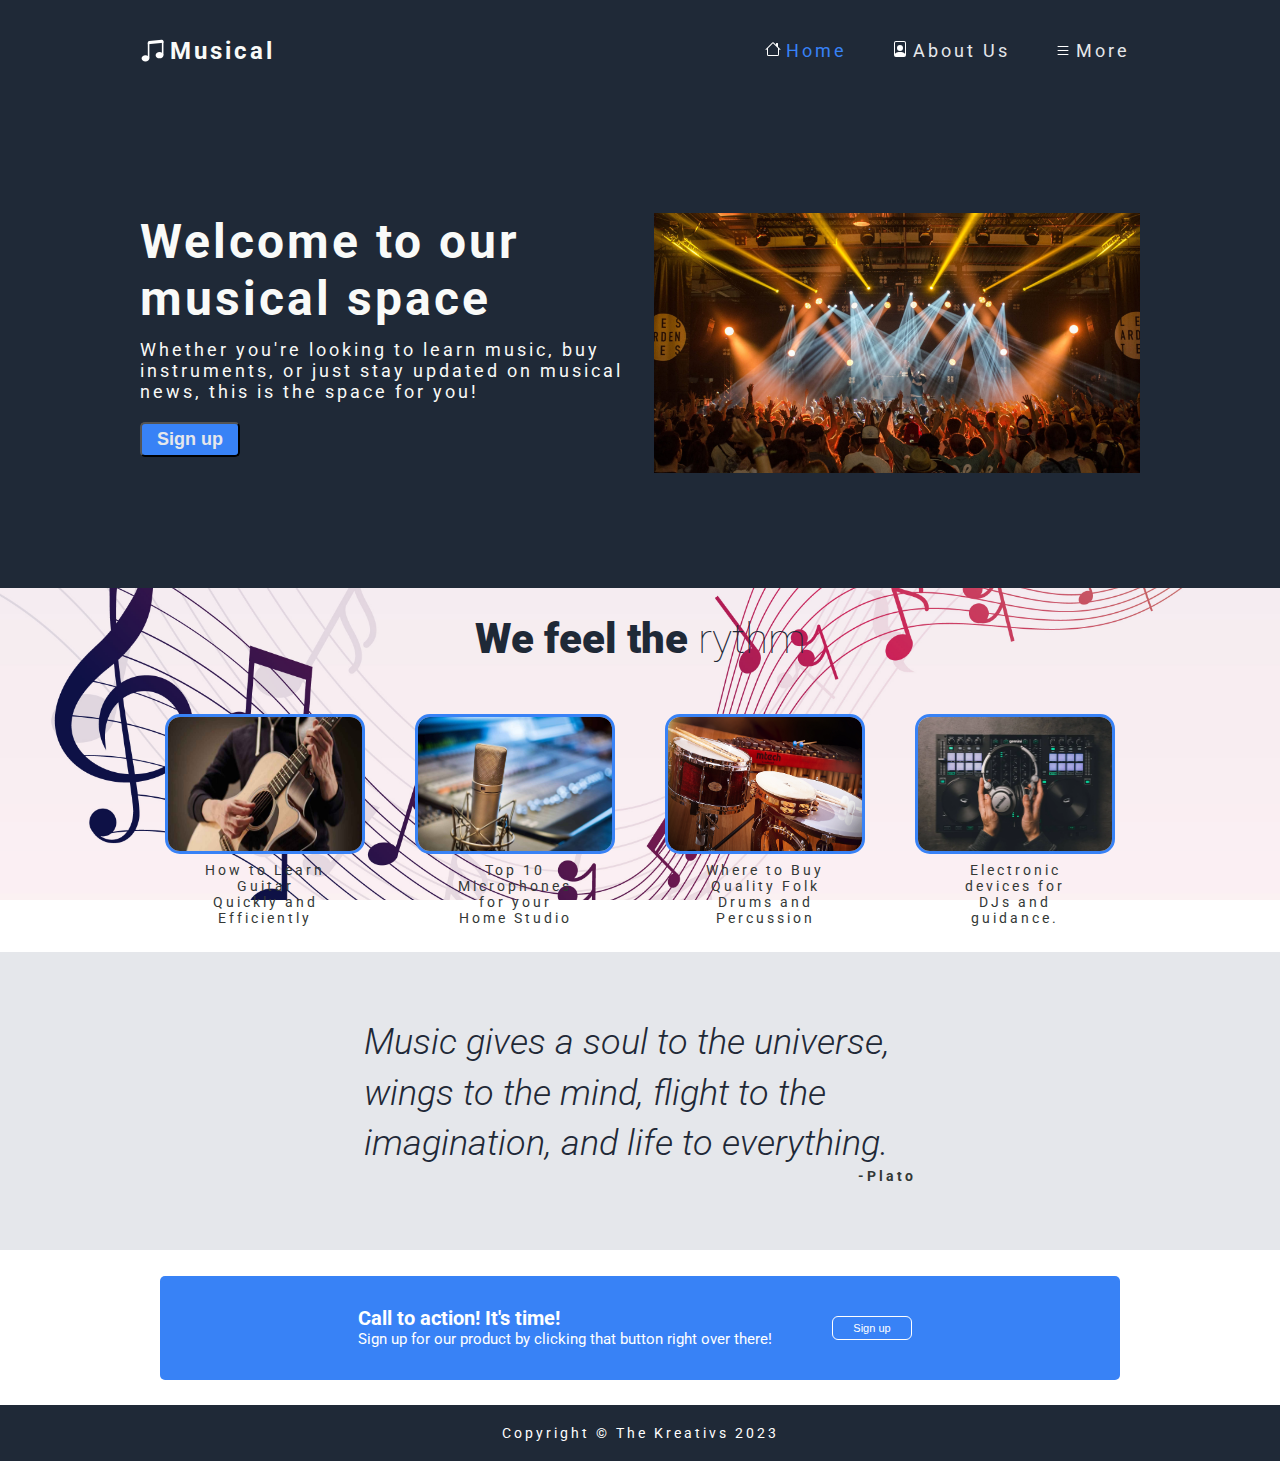
<file: index.html>
<!DOCTYPE html>
<html lang="en">

<head>
    <meta charset="UTF-8">
    <meta name="viewport" content="width=device-width, initial-scale=1.0">
    <title>Musical Homepage</title>

    <link rel="stylesheet" href="./styles.css">
    <link rel="stylesheet" href="./index.css">

    <link rel="preconnect" href="https://fonts.googleapis.com">
    <link rel="preconnect" href="https://fonts.gstatic.com" crossorigin>
    <link href="https://fonts.googleapis.com/css2?family=Roboto:wght@300;400;700;900&display=swap" rel="stylesheet">
    <link href="https://fonts.googleapis.com/css2?family=Roboto&display=swap" rel="stylesheet">


</head>

<body>
    <header>
        <nav>

            <picture>
                <img src="./assets/icons/music.svg" alt="Homepage" class="icons">
                <h1>Musical</h1>
            </picture>
            <span></span>
            <ul>
                <li><a href="./index.html">
                        <figure>
                            <img src="./assets/icons/home.svg" alt="Home page" class="icons">
                            <figcaption><a href="./index.html" class="active">Home</a></figcaption>
                        </figure>
                    </a></li>
                <li><a href="./about.html">
                        <figure>
                            <img src="./assets/icons/about.svg" alt="Home page" class="icons">
                            <figcaption><a href="./about.html">About Us</a></figcaption>
                        </figure>
                    </a></li>
                <li>
                    <figure>
                        <img src="./assets/icons/menu.svg" alt="Home page" class="icons">
                        <figcaption>More</figcaption>
                    </figure>
                    <ul class="dropdown">
                        <li>
                            <figure>
                                <img src="./assets/icons/blog.svg" alt="blogs" class="icons">
                                <figcaption><a href="./blogs.html">Blogs</a></figcaption>
                            </figure>
                        </li>
                        <li>
                            <figure>
                                <img src="./assets/icons/contact.svg" alt="contact" class="icons">
                                <figcaption><a href="./contact.html">Contact</a></figcaption>
                            </figure>
                        </li>
                        <li>
                            <figure>
                                <img src="./assets/icons/signin.svg" alt="login" class="icons">
                                <figcaption><a href="./login.html">Login</a></figcaption>
                            </figure>
                        <li>
                            <figure>
                                <img src="./assets/icons/register.svg" alt="register" class="icons">
                                <figcaption><a href="./signup.html">Register</a></figcaption>
                            </figure>
                        </li>

                    </ul>
                </li>
            </ul>

            <span class="menu-icon">
                <figure>
                    <img src="./assets/icons/menu.svg" alt="menu" class="icons">
                    <figcaption>Menu</figcaption>
                </figure>
                <ul class="hidden-menu">

                    <li><a href="./index.html" class="active">Home</a></li>
                    <li><a href="./about.html">About Us</a></li>
                    <li><a href="./blogs.html">Blog</a></li>
                    <li><a href="./contact.html">Contact</a></li>
                    <li><a href="./signup.html">Register</a></li>
                    <li><a href="./login.html">Login</a></li>

                </ul>
            </span>
        </nav>
    </header>   

    <main class="index-main-content">
        <section class="hero">
            <aside>
                <h1>Welcome to our musical space</h1>
                <p>Whether you're looking to learn music, buy instruments, or just stay updated on musical news, this is the space for you!</p>
                <button>Sign up</button>
            </aside>
            <picture>
                <img src="./assets/images/indexImages/banner3.jpg" alt="">
            </picture>
        </section>

        <section class="main-title">
            <header>
                <h3 class="main-title-style">We feel the <span>rythm</span></h3>
            </header>
        </section>
        
        <section class="music-section">

            <section class="music-container">
                <picture>
                    <img class="music-image-solid" src="./assets/images/indexImages/guitar.jpg" alt="Guitar-icon" />
                </picture>
                <p class="music-content">How to Learn Guitar Quickly and Efficiently</p>
            </section>

            <section class="music-container">
                <picture>
                    <img class="music-image-solid" src="./assets/images/indexImages/microphone.jpg" alt="Microphone-icon" />
                </picture>
                <p class="music-content">Top 10 Microphones for your Home Studio</p>
            </section>

            <section class="music-container">
                <picture>
                    <img class="music-image-solid" src="./assets/images/indexImages/percussion.jpg" alt="Percussion-icon" />
                </picture>
                <p class="music-content">Where to Buy Quality Folk Drums and Percussion</p>
            </section>

            <section class="music-container">
                <picture>
                    <img class="music-image-solid" src="./assets/images/indexImages/dj-device.jpg" alt="DJ-icon" />
                </picture>
                <p class="music-content">Electronic devices for DJs and guidance.</p>
            </section>

        </section>

        <section>
            <figure class="quote">
                <blockquote class="quote-child">
                    <p class="quote-content"><i>Music gives a soul to the universe, wings to the mind, flight to the imagination, and life to everything.</i></p>
                    <figcaption class="quote-cite">-Plato</figcaption>
                </blockquote>
            </figure>
        </section>

        <section class="sign-up-section">
            <section class="sign-up-container center-75">
                <div class="sign-up-flex-container center-75">
                    <section class="sign-up-left-container">
                        <h4 class="sign-up-title">Call to action! It's time!</h4>
                        <p class="sign-up-content">Sign up for our product by clicking that button right over there!</p>
                    </section>
                    <section class="sign-up-right-container">
                        <a href="./signup.html"><button class="sign-up-button">Sign up</button></a>
                    </section>
                </div>
            </section>
        </section>
    </main>

    <footer>
        Copyright &copy; The Kreativs 2023
    </footer>
</body>

</html>
</file>
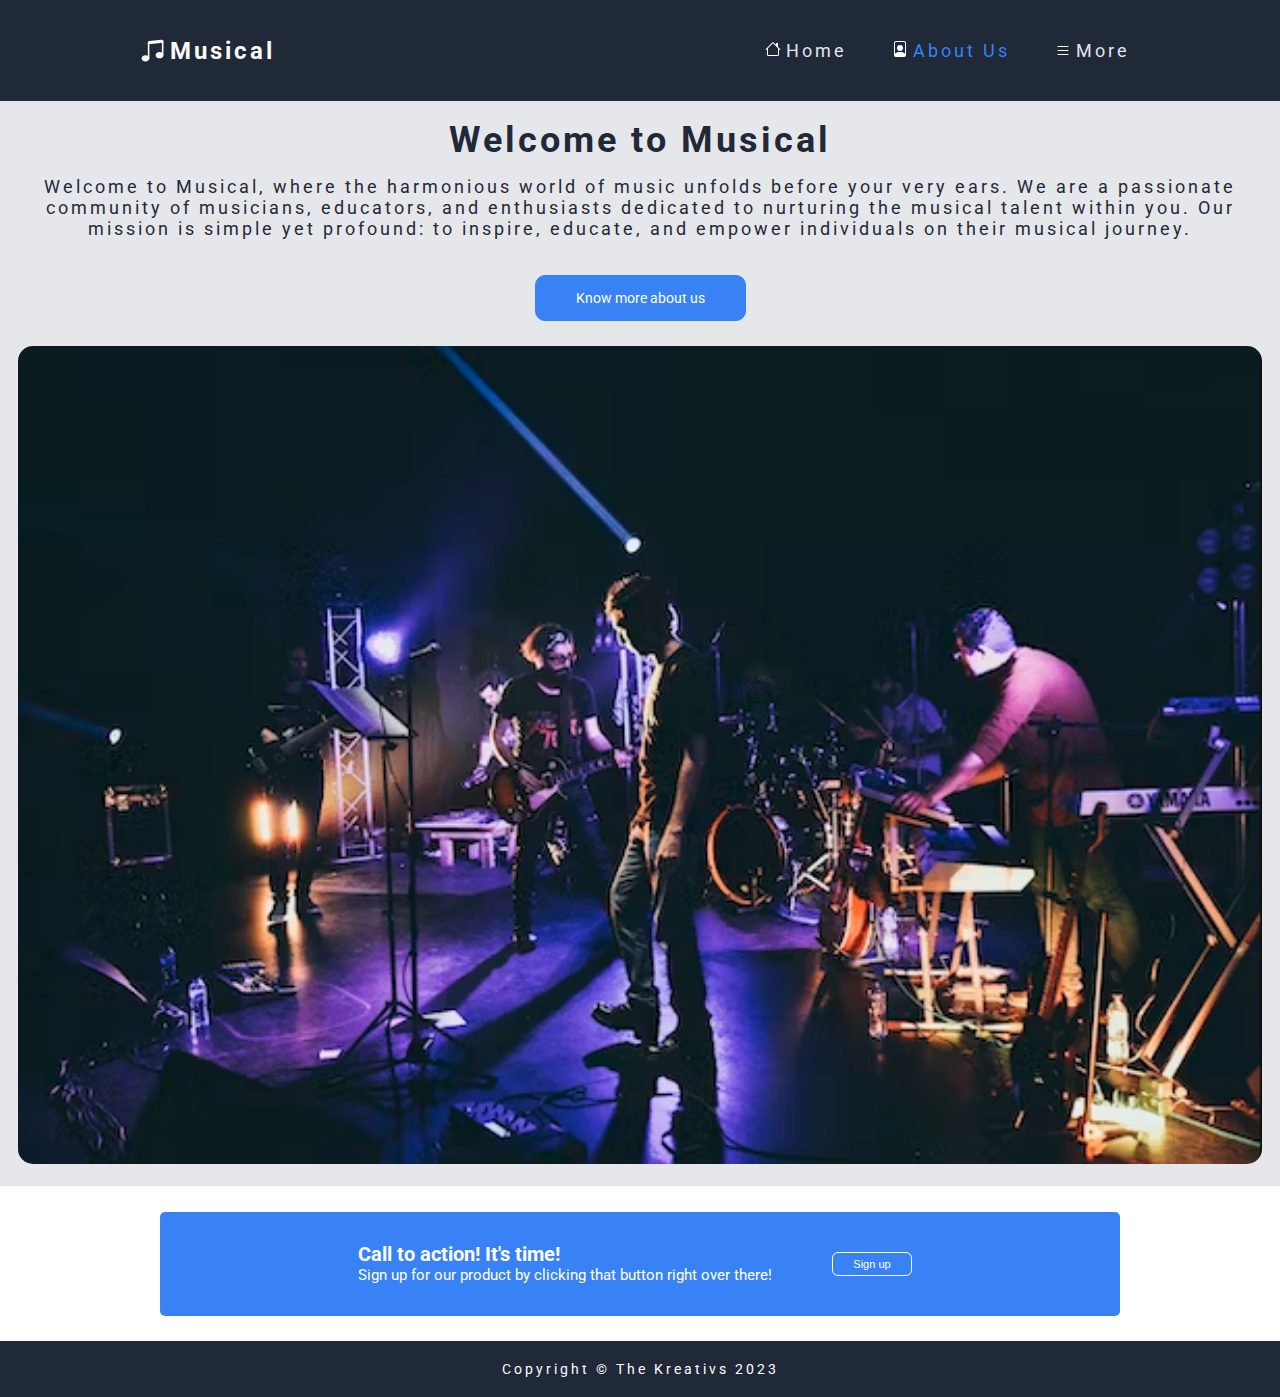
<file: about.html>
<!DOCTYPE html>
<html lang="en">

<head>
    <meta charset="UTF-8">
    <meta name="viewport" content="width=device-width, initial-scale=1.0">
    <title>Musical About</title>

    <link rel="stylesheet" href="./styles.css">
    <link rel="stylesheet" href="./index.css">
    <link rel="stylesheet" href="./about.css">

    <link rel="preconnect" href="https://fonts.googleapis.com">
    <link rel="preconnect" href="https://fonts.gstatic.com" crossorigin>
    <link href="https://fonts.googleapis.com/css2?family=Roboto+Condensed:wght@400;700&display=swap" rel="stylesheet">
    <link href="https://fonts.googleapis.com/css2?family=Roboto&display=swap" rel="stylesheet">

</head>

<body>
    <header>
        <nav>
            <picture>
                <img src="./assets/icons/music.svg" alt="Homepage" class="icons">
                <h1>Musical</h1>
            </picture>
            <span></span>
            <ul>
                <li><a href="./index.html">
                        <figure>
                            <img src="./assets/icons/home.svg" alt="Home page" class="icons">
                            <figcaption><a href="./index.html">Home</a></figcaption>
                        </figure>
                    </a></li>
                <li><a href="./about.html">
                        <figure>
                            <img src="./assets/icons/about.svg" alt="Home page" class="icons">
                            <figcaption><a href="./about.html" class="active">About Us</a></figcaption>
                        </figure>
                    </a></li>
                <li>
                    <figure>
                        <img src="./assets/icons/menu.svg" alt="Home page" class="icons">
                        <figcaption>More</figcaption>
                    </figure>
                    <ul class="dropdown">
                        <li>
                            <figure>
                                <img src="./assets/icons/blog.svg" alt="blogs" class="icons">
                                <figcaption><a href="./blogs.html">Blogs</a></figcaption>
                            </figure>
                        </li>
                        <li>
                            <figure>
                                <img src="./assets/icons/contact.svg" alt="contact" class="icons">
                                <figcaption><a href="./contact.html">Contact</a></figcaption>
                            </figure>
                        </li>
                        <li>
                            <figure>
                                <img src="./assets/icons/signin.svg" alt="login" class="icons">
                                <figcaption><a href="./login.html">Login</a></figcaption>
                            </figure>
                        <li>
                            <figure>
                                <img src="./assets/icons/register.svg" alt="register" class="icons">
                                <figcaption><a href="./signup.html">Register</a></figcaption>
                            </figure>
                        </li>

                    </ul>
                </li>
            </ul>
            <span class="menu-icon">
                <figure>
                    <img src="./assets/icons/menu.svg" alt="menu" class="icons">
                    <figcaption>Menu</figcaption>
                </figure>
                <ul class="hidden-menu">

                    <li><a href="./index.html">Home</a></li>
                    <li><a href="./about.html" class="active">About Us</a></li>
                    <li><a href="./blogs.html">Blog</a></li>
                    <li><a href="./contact.html">Contact</a></li>
                    <li><a href="./signup.html">Register</a></li>
                    <li><a href="./login.html">Login</a></li>

                </ul>
            </span>
        </nav>
    </header>
    <main>

        <section class="contact-main-content">
            <aside class="contact-main">
                <header>
                    <h3 class="text">Welcome to Musical</h3>
                </header>
                <p class="text">Welcome to Musical, where the harmonious world of music
                    unfolds before your very ears. We are a passionate
                    community of musicians, educators, and enthusiasts dedicated to
                    nurturing the musical talent within you. Our mission is
                    simple yet profound: to inspire, educate, and empower individuals on
                    their musical journey.
                </p><br>
                <button class="know-more">Know more about us</button>
            </aside>
            <picture>
                <img src="./assets/images/about-us-image.png" alt="musicians" class="musician-image">
            </picture>
        </section>

        <section class="sign-up-section">
            <section class="sign-up-container center-75">
                <div class="sign-up-flex-container center-75">
                    <section class="sign-up-left-container">
                        <h4 class="sign-up-title">Call to action! It's time!</h3>
                        <p class="sign-up-content">Sign up for our product by clicking that button right over there!</p>
                    </section>
                    <section class="sign-up-right-container">
                        <a href="./signup.html"><button class="sign-up-button">Sign up</button></a>
                    </section>
                </div>
            </section>
        </section>
        
    </main>

    <footer>
        Copyright &copy; The Kreativs 2023
    </footer>

</body>

</html>
</file>
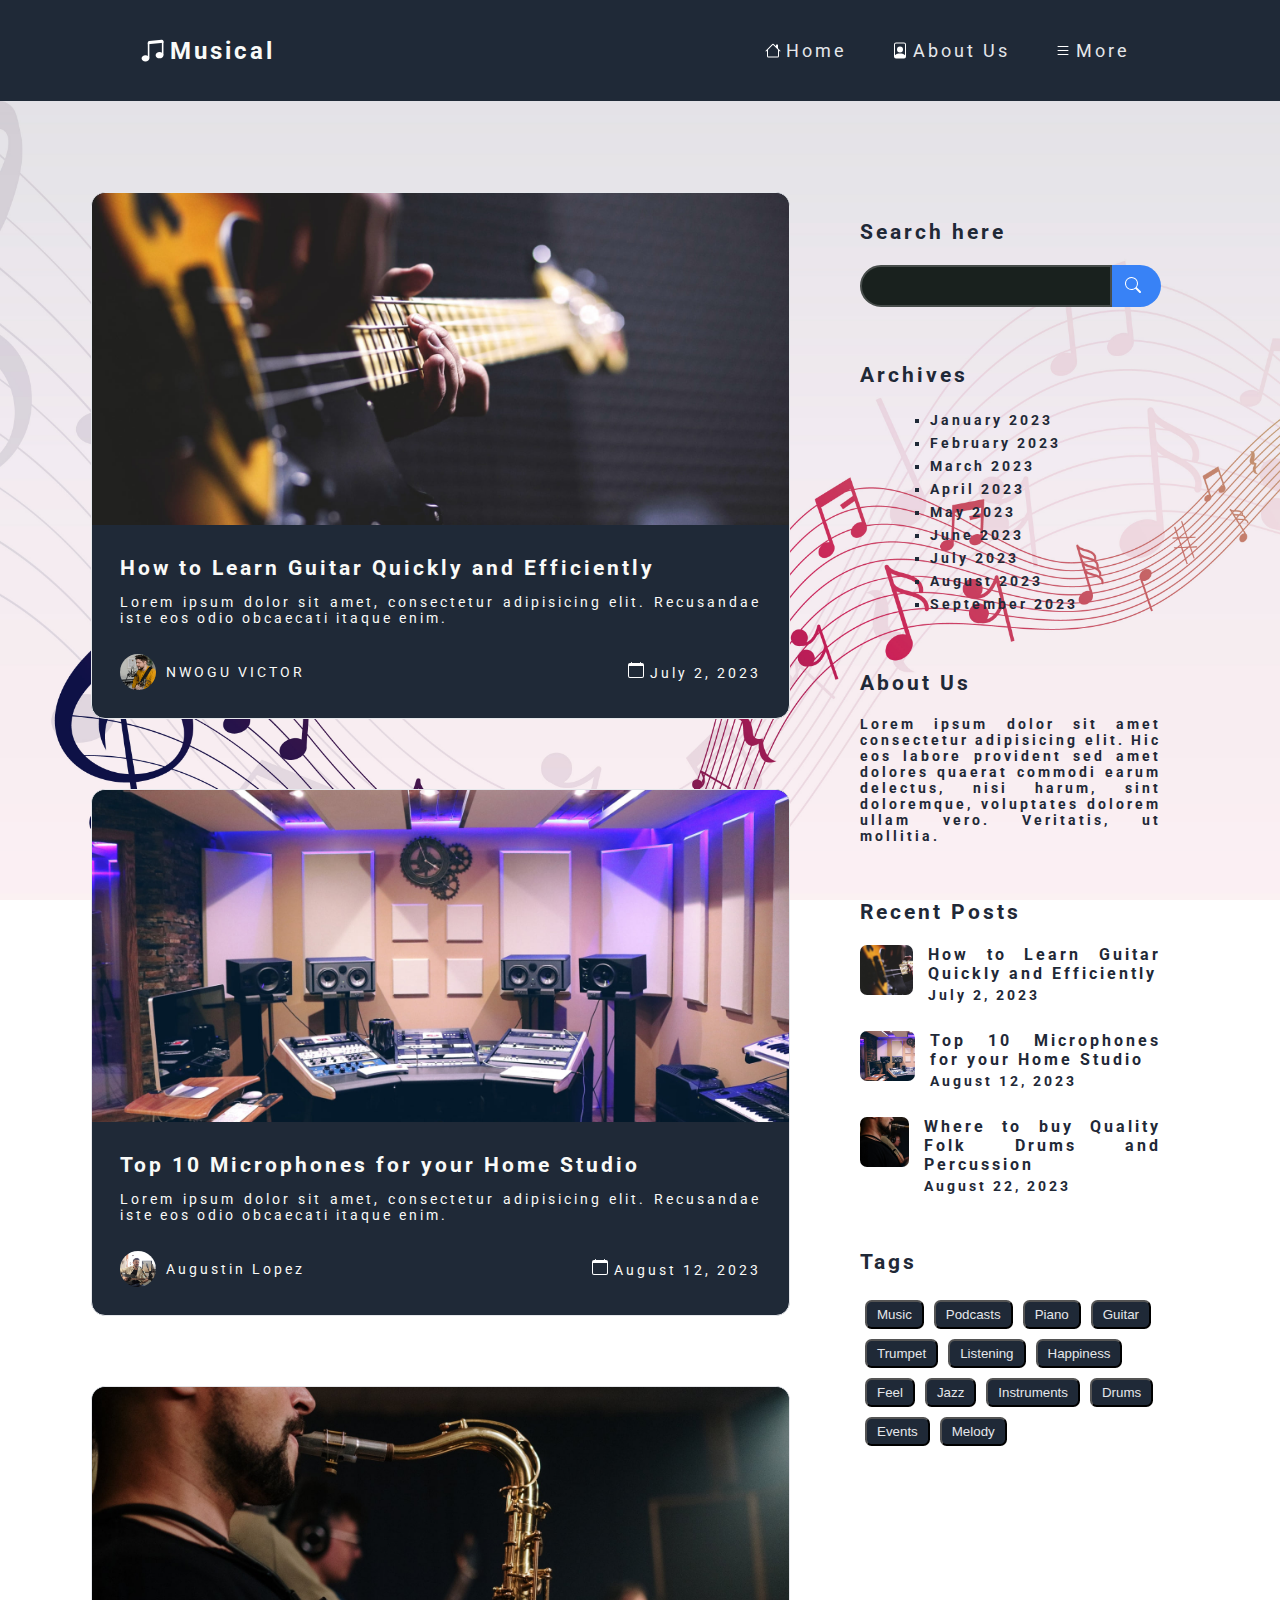
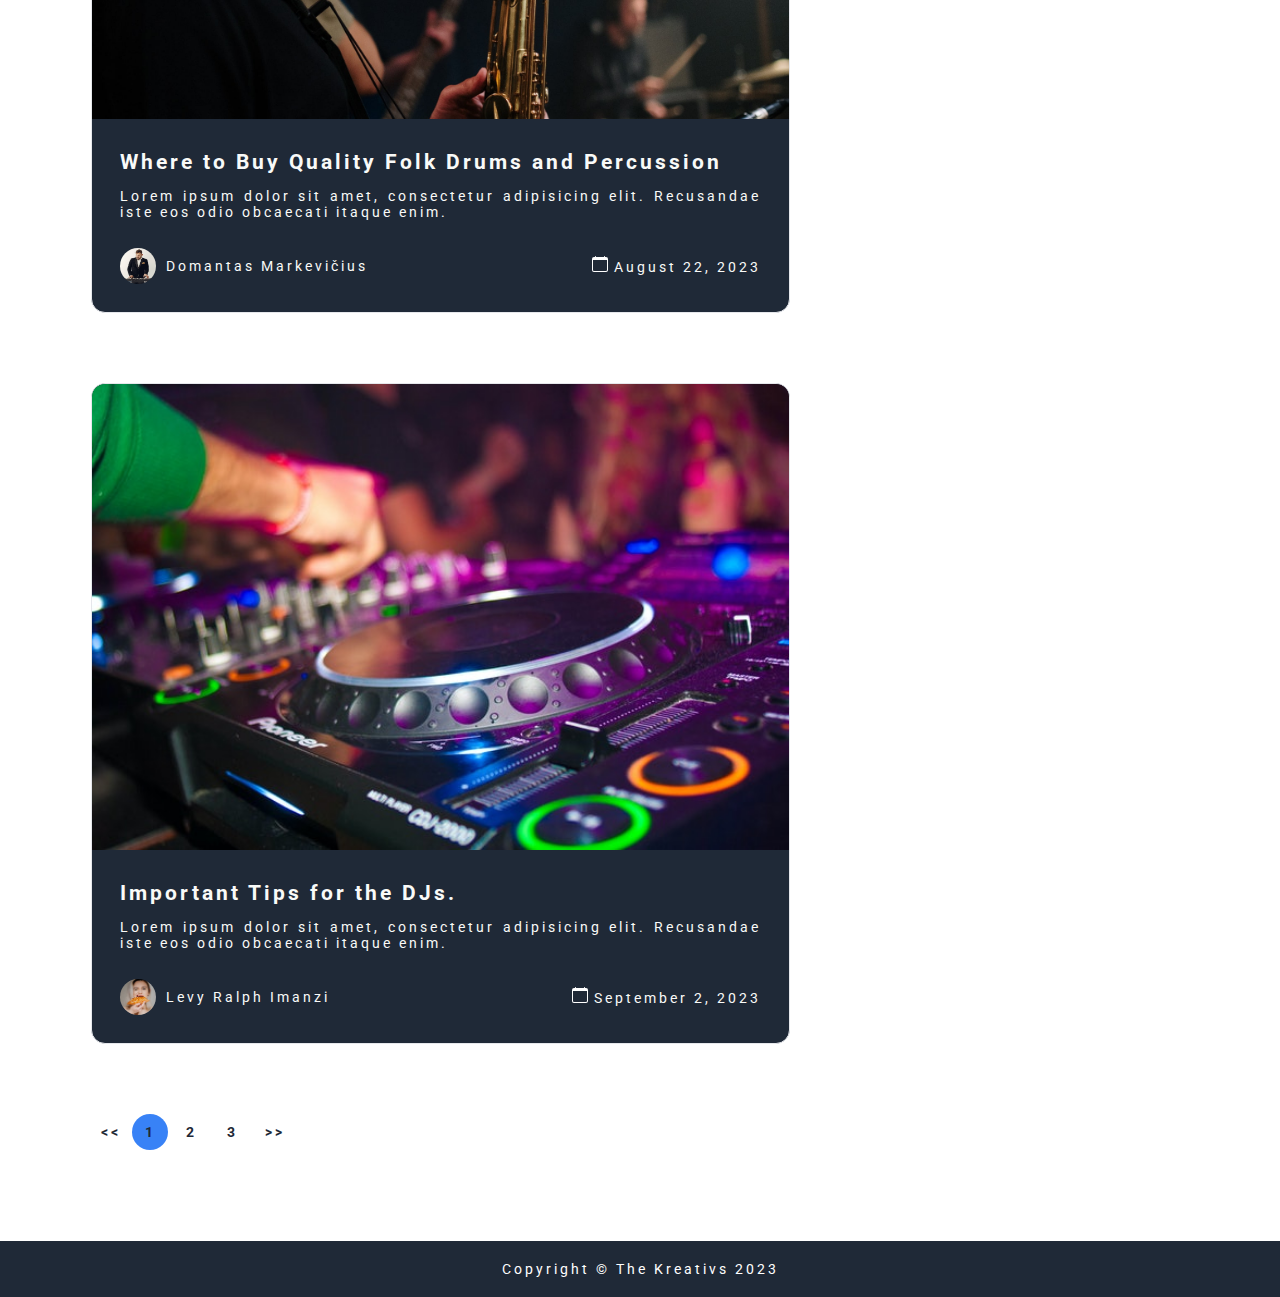
<file: blogs.html>
<!DOCTYPE html>
<html lang="en">

<head>
    <meta charset="UTF-8">
    <meta name="viewport" content="width=device-width, initial-scale=1.0">
    <title>Musical Blogs</title>

    <link rel="stylesheet" href="./styles.css">
    <link rel="stylesheet" href="./blogs.css">

    <link rel="preconnect" href="https://fonts.googleapis.com">
    <link rel="preconnect" href="https://fonts.gstatic.com" crossorigin>
    <link href="https://fonts.googleapis.com/css2?family=Roboto+Condensed:wght@400;700&display=swap" rel="stylesheet">
    <link href="https://fonts.googleapis.com/css2?family=Roboto&display=swap" rel="stylesheet">

</head>

<body>
    <header>
        <nav>
            <picture>
                <img src="./assets/icons/music.svg" alt="Homepage" class="icons">
                <h1>Musical</h1>
            </picture>
            <span></span>
            <ul>
                <li><a href="./index.html">
                        <figure>
                            <img src="./assets/icons/home.svg" alt="Home page" class="icons">
                            <figcaption>Home</figcaption>
                        </figure>
                    </a></li>
                <li><a href="./about.html">
                        <figure>
                            <img src="./assets/icons/about.svg" alt="Home page" class="icons">
                            <figcaption>About Us</figcaption>
                        </figure>
                    </a></li>
                <li>
                    <figure>
                        <img src="./assets/icons/menu.svg" alt="Home page" class="icons">
                        <figcaption>More</figcaption>
                    </figure>
                    <ul class="dropdown">
                        <li>
                            <figure>
                                <img src="./assets/icons/blog.svg" alt="blogs" class="icons">
                                <figcaption><a href="./blogs.html" class="active">Blogs</a></figcaption>
                            </figure>
                        </li>
                        <li>
                            <figure>
                                <img src="./assets/icons/contact.svg" alt="contact" class="icons">
                                <figcaption><a href="./contact.html">Contact</a></figcaption>
                            </figure>
                        </li>
                        <li>
                            <figure>
                                <img src="./assets/icons/signin.svg" alt="login" class="icons">
                                <figcaption><a href="./login.html">Login</a></figcaption>
                            </figure>
                        <li>
                            <figure>
                                <img src="./assets/icons/register.svg" alt="register" class="icons">
                                <figcaption><a href="./signup.html">Register</a></figcaption>
                            </figure>
                        </li>

                    </ul>
                </li>
            </ul>

            <span class="menu-icon">
                <figure>
                    <img src="./assets/icons/menu.svg" alt="menu" class="icons">
                    <figcaption>Menu</figcaption>
                </figure>
                <ul class="hidden-menu">

                    <li><a href="./index.html">Home</a></li>
                    <li><a href="./about.html">About Us</a></li>
                    <li><a href="./blogs.html" class="active">Blog</a></li>
                    <li><a href="./contact.html">Contact</a></li>
                    <li><a href="./signup.html">Register</a></li>
                    <li><a href="./login.html">Login</a></li>

                </ul>
            </span>
        </nav>
    </header>

    <main>
        <section class="blog-content">
            <section class="blog-main">
                <figure class="blog">
                    <picture class="blog-img">
                        <img src="./assets/images/blogs/blog1.jpg" alt="blog1">
                    </picture>
                    <figcaption class="blog-msg">
                        <header>
                            <h2>How to Learn Guitar Quickly and Efficiently</h2>
                        </header>
                        <p>Lorem ipsum dolor sit amet, consectetur adipisicing elit. Recusandae iste eos odio obcaecati
                            itaque enim.</p>
                        <div class="blog-footer">
                            <div class="author">
                                <img src="./assets/images/blogs/author1.jpg" alt="NWOGU VICTOR">
                                <span>NWOGU VICTOR</span>
                            </div>
                            <div class="blog-date">
                                <img src="./assets/icons/calendar.svg" class="icons">
                                <span>July 2, 2023</span>
                            </div>
                        </div>
                    </figcaption>
                </figure>
                <figure class="blog">
                    <picture class="blog-img">
                        <img src="./assets/images/blogs/blog2.jpg" alt="blog2">
                    </picture>
                    <figcaption class="blog-msg">
                        <header>
                            <h2>Top 10 Microphones for your Home Studio</h2>
                        </header>
                        <p>Lorem ipsum dolor sit amet, consectetur adipisicing elit. Recusandae iste eos odio obcaecati
                            itaque enim.</p>
                        <section class="blog-footer">
                            <div class="author">
                                <img src="./assets/images/blogs/author2.jpg" alt="Augustin Lopez">
                                <span>Augustin Lopez</span>
                            </div>
                            <div class="blog-date">
                                <img src="./assets/icons/calendar.svg" class="icons">
                                <span>August 12, 2023</span>
                            </div>
                        </section>
                    </figcaption>
                </figure>
                <figure class="blog">
                    <picture class="blog-img">
                        <img src="./assets/images/blogs/blog3.jpg" alt="blog3">
                    </picture>
                    <figcaption class="blog-msg">
                        <header>
                            <h2>Where to Buy Quality Folk Drums and Percussion</h2>
                        </header>
                        <p>Lorem ipsum dolor sit amet, consectetur adipisicing elit. Recusandae iste eos odio obcaecati
                            itaque enim.</p>
                        <section class="blog-footer">
                            <div class="author">
                                <img src="./assets/images/blogs/author3.jpg" alt="Domantas">
                                <span>Domantas Markevičius</span>
                            </div>
                            <div class="blog-date">
                                <img src="./assets/icons/calendar.svg" class="icons">
                                <span>August 22, 2023</span>
                            </div>
                        </section>
                    </figcaption>
                </figure>
                <figure class="blog">
                    <picture class="blog-img">
                        <img src="./assets/images/blogs/blog4.jpg" alt="blog4">
                    </picture>
                    <figcaption class="blog-msg">
                        <header>
                            <h2>Important Tips for the DJs.</h2>
                        </header>
                        <p>Lorem ipsum dolor sit amet, consectetur adipisicing elit. Recusandae iste eos odio obcaecati
                            itaque enim.</p>
                        <section class="blog-footer">
                            <div class="author">
                                <img src="./assets/images/blogs/author4.jpg" alt="Levy Ralph Imanzi">
                                <span>Levy Ralph Imanzi</span>
                            </div>
                            <div class="blog-date">
                                <img src="./assets/icons/calendar.svg" class="icons">
                                <span>September 2, 2023</span>
                            </div>
                        </section>
                    </figcaption>
                </figure>
                <section class="pagination">
                    <div class="pagination-page">&lt;&lt;</div>
                    <div class="pagination-page active">1</div>
                    <div class="pagination-page">2</div>
                    <div class="pagination-page">3</div>
                    <div class="pagination-page">&gt;&gt;</div>
                </section>
            </section>
            <section class="blog-sidebar">
                <section class="search">
                    <header>
                        <h2>Search here</h2>
                    </header>
                    <div class="search-bar" style="width: 100%;">
                        <input type="search">
                        <button><img src="./assets/icons/search.svg" alt="search" class="icons"></button>
                    </div>
                </section>
                <section class="archives">
                    <header>
                        <h2>Archives</h2>
                    </header>
                    <ul type="square">
                        <li>January 2023</li>
                        <li>February 2023</li>
                        <li>March 2023</li>
                        <li>April 2023</li>
                        <li>May 2023</li>
                        <li>June 2023</li>
                        <li>July 2023</li>
                        <li>August 2023</li>
                        <li>September 2023</li>
                    </ul>
                </section>
                <section class="about">
                    <header>
                        <h2>About Us</h2>
                    </header>
                    <p>Lorem ipsum dolor sit amet consectetur adipisicing elit. Hic eos labore provident sed amet
                        dolores
                        quaerat commodi earum delectus, nisi harum, sint doloremque, voluptates dolorem ullam vero.
                        Veritatis, ut mollitia.</p>
                </section>
                <section class="recent">
                    <header>
                        <h2>Recent Posts</h2>
                    </header>
                    <figure class="post">
                        <picture class="post-img">
                            <img src="./assets/images/blogs/blog1.jpg" alt="blog1">
                        </picture>
                        <figcaption class="post-info">
                            <h3>How to Learn Guitar Quickly and Efficiently</h3>
                            <p>July 2, 2023</p>
                        </figcaption>
                    </figure>
                    <figure class="post">
                        <picture class="post-img">
                            <img src="./assets/images/blogs/blog2.jpg" alt="blog2">
                        </picture>
                        <figcaption class="post-info">
                            <h3>Top 10 Microphones for your Home Studio</h3>
                            <p>August 12, 2023</p>
                        </figcaption>
                    </figure>
                    <figure class="post">
                        <picture class="post-img">
                            <img src="./assets/images/blogs/blog3.jpg" alt="blog3">
                        </picture>
                        <figcaption class="post-info">
                            <h3>Where to buy Quality Folk Drums and Percussion</h3>
                            <p>August 22, 2023</p>
                        </figcaption>
                    </figure>
                </section>
                <section class="tags">
                    <header>
                        <h2>Tags</h2>
                    </header>
                    <div class="tag-list">
                        <button class="tag">Music</button>
                        <button class="tag">Podcasts</button>
                        <button class="tag">Piano</button>
                        <button class="tag">Guitar</button>
                        <button class="tag">Trumpet</button>
                        <button class="tag">Listening</button>
                        <button class="tag">Happiness</button>
                        <button class="tag">Feel</button>
                        <button class="tag">Jazz</button>
                        <button class="tag">Instruments</button>
                        <button class="tag">Drums</button>
                        <button class="tag">Events</button>
                        <button class="tag">Melody</button>
                    </div>
                </section>
            </section>
        </section>
    </main>

    <footer>
        Copyright &copy; The Kreativs 2023
    </footer>

</body>

</html>
</file>
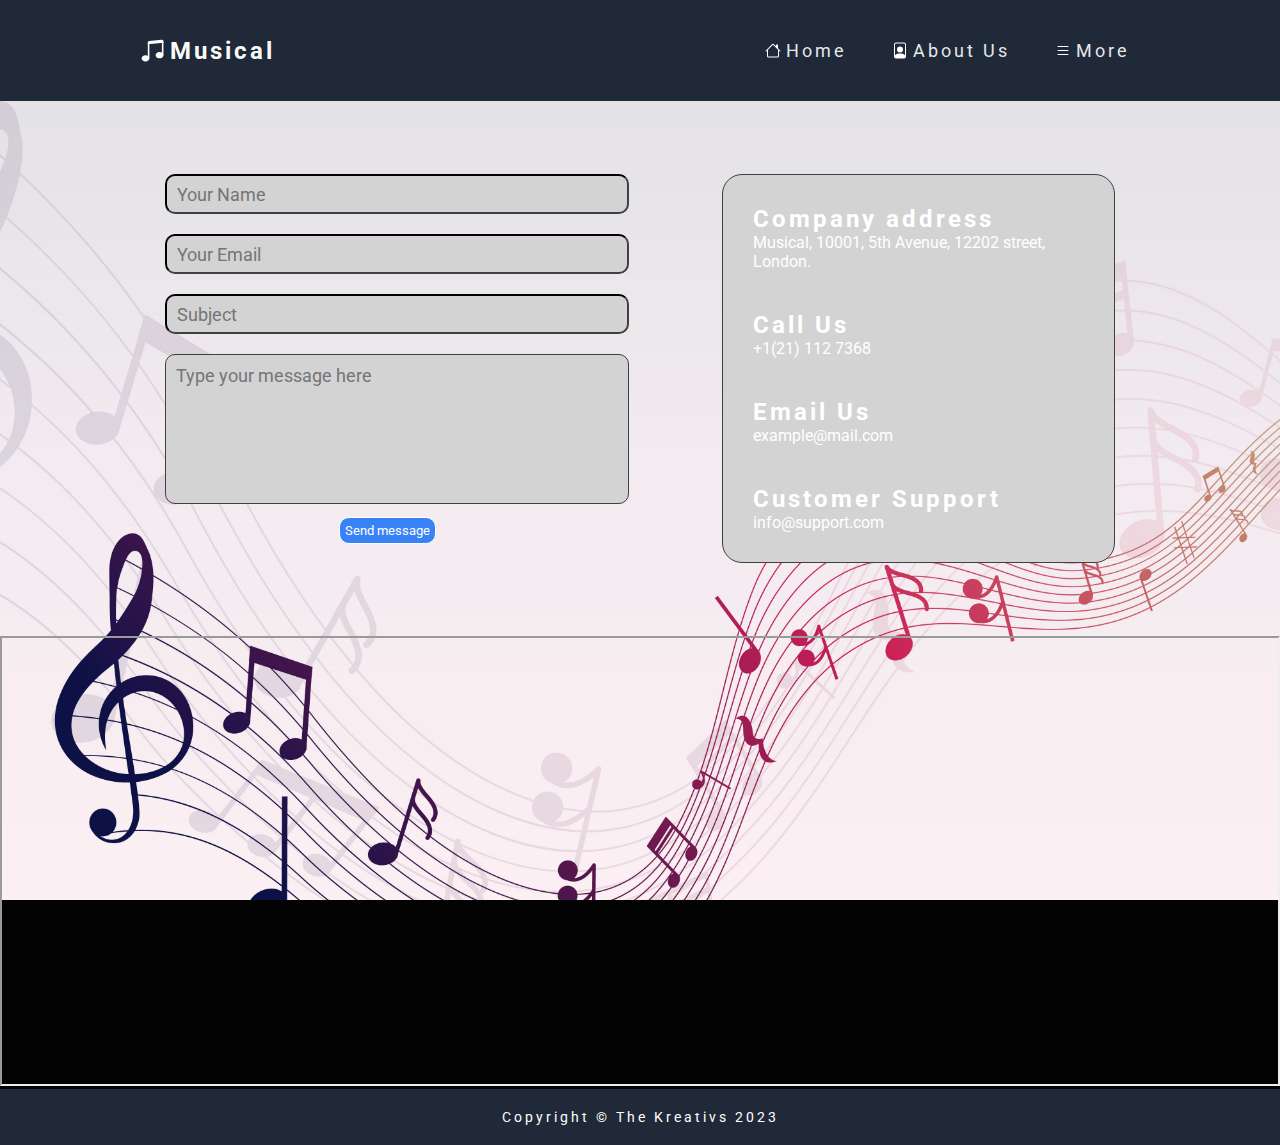
<file: contact.html>
<!DOCTYPE html>
<html lang="en">

<head>
    <meta charset="UTF-8">
    <meta name="viewport" content="width=device-width, initial-scale=1.0">
    <title>Musical Contacts</title>

    <link rel="stylesheet" href="./styles.css">
    <link rel="stylesheet" href="./contact.css">
    <link rel="stylesheet" href="./index.css">

    <link rel="preconnect" href="https://fonts.googleapis.com">
    <link rel="preconnect" href="https://fonts.gstatic.com" crossorigin>
    <link href="https://fonts.googleapis.com/css2?family=Roboto+Condensed:wght@400;700&display=swap" rel="stylesheet">
    <link href="https://fonts.googleapis.com/css2?family=Roboto&display=swap" rel="stylesheet">

</head>

<body style="background-color: #030303;">
    <header>
        <nav>

            <picture>
                <img src="./assets/icons/music.svg" alt="Homepage" class="icons">
                <h1>Musical</h1>
            </picture>
            <span></span>
            <ul>
                <li><a href="./index.html">
                        <figure>
                            <img src="./assets/icons/home.svg" alt="Home page" class="icons">
                            <figcaption>Home</figcaption>
                        </figure>
                    </a></li>
                <li><a href="./about.html">
                        <figure>
                            <img src="./assets/icons/about.svg" alt="Home page" class="icons">
                            <figcaption>About Us</figcaption>
                        </figure>
                    </a></li>
                <li>
                    <figure>
                        <img src="./assets/icons/menu.svg" alt="Home page" class="icons">
                        <figcaption>More</figcaption>
                    </figure>
                    <ul class="dropdown">
                        <li>
                            <figure>
                                <img src="./assets/icons/blog.svg" alt="blogs" class="icons">
                                <figcaption><a href="./blogs.html">Blogs</a></figcaption>
                            </figure>
                        </li>
                        <li>
                            <figure>
                                <img src="./assets/icons/contact.svg" alt="contact" class="icons">
                                <figcaption><a href="./contact.html" class="active">Contact</a></figcaption>
                            </figure>
                        </li>
                        <li>
                            <figure>
                                <img src="./assets/icons/signin.svg" alt="login" class="icons">
                                <figcaption><a href="./login.html">Login</a></figcaption>
                            </figure>
                        <li>
                            <figure>
                                <img src="./assets/icons/register.svg" alt="register" class="icons">
                                <figcaption><a href="./signup.html">Register</a></figcaption>
                            </figure>
                        </li>

                    </ul>
                </li>
            </ul>

            <span class="menu-icon">
                <figure>
                    <img src="./assets/icons/menu.svg" alt="menu" class="icons">
                    <figcaption>Menu</figcaption>
                </figure>
                <ul class="hidden-menu">

                    <li><a href="./index.html">Home</a></li>
                    <li><a href="./about.html">About Us</a></li>
                    <li><a href="./blogs.html">Blog</a></li>
                    <li><a href="./contact.html" class="active">Contact</a></li>
                    <li><a href="./signup.html">Register</a></li>
                    <li><a href="./login.html">Login</a></li>

                </ul>
            </span>
        </nav>
    </header>

    <main>
        <section class="contact-main-content">
            <section class="contact-main">
                <form>
                    <input class="input-container" type="text" placeholder="Your Name" required>
                    <input class="input-container" type="email" placeholder="Your Email" required>
                    <input class="input-container" type="text" placeholder="Subject" required>
                    <textarea class="textarea-container" placeholder="Type your message here"></textarea>
                    <button class="button-style" type="submit">Send message</button>
                </form>
            </section>
            <section class="contact-sidebar">
                <section class="container-right">
                    <div class="contact-container">
                        <h2 class="contact-title">Company address</h2>
                        <p class="contact-text">Musical, 10001, 5th Avenue, 12202 street, London.</p>
                    </div>
                    <div class="contact-container">
                        <h2 class="contact-title">Call Us</h2>
                        <a href="tel:+1(21) 234 4567" class="contact-text">+1(21) 112 7368</a>
                    </div>
                    <div class="contact-container">
                        <h2 class="contact-title">Email Us</h2>
                        <a href="mailto:example@mail.com" class="contact-text">example@mail.com</a>
                    </div>
                    <div class="contact-container">
                        <h2 class="contact-title">Customer Support</h2>
                        <a href="mailto:info@support.com" class="contact-text">info@support.com</a>
                    </div>
                </section>
            </section>
        </section>
        <section>
            <iframe src="https://shorturl.at/hoFS0" width="100%" height="450" allowfullscreen="" loading="lazy"
                referrerpolicy="no-referrer-when-downgrade">
            </iframe>
        </section>
    </main>
    <footer>
        Copyright &copy; The Kreativs 2023
    </footer>

</body>

</html>
</file>
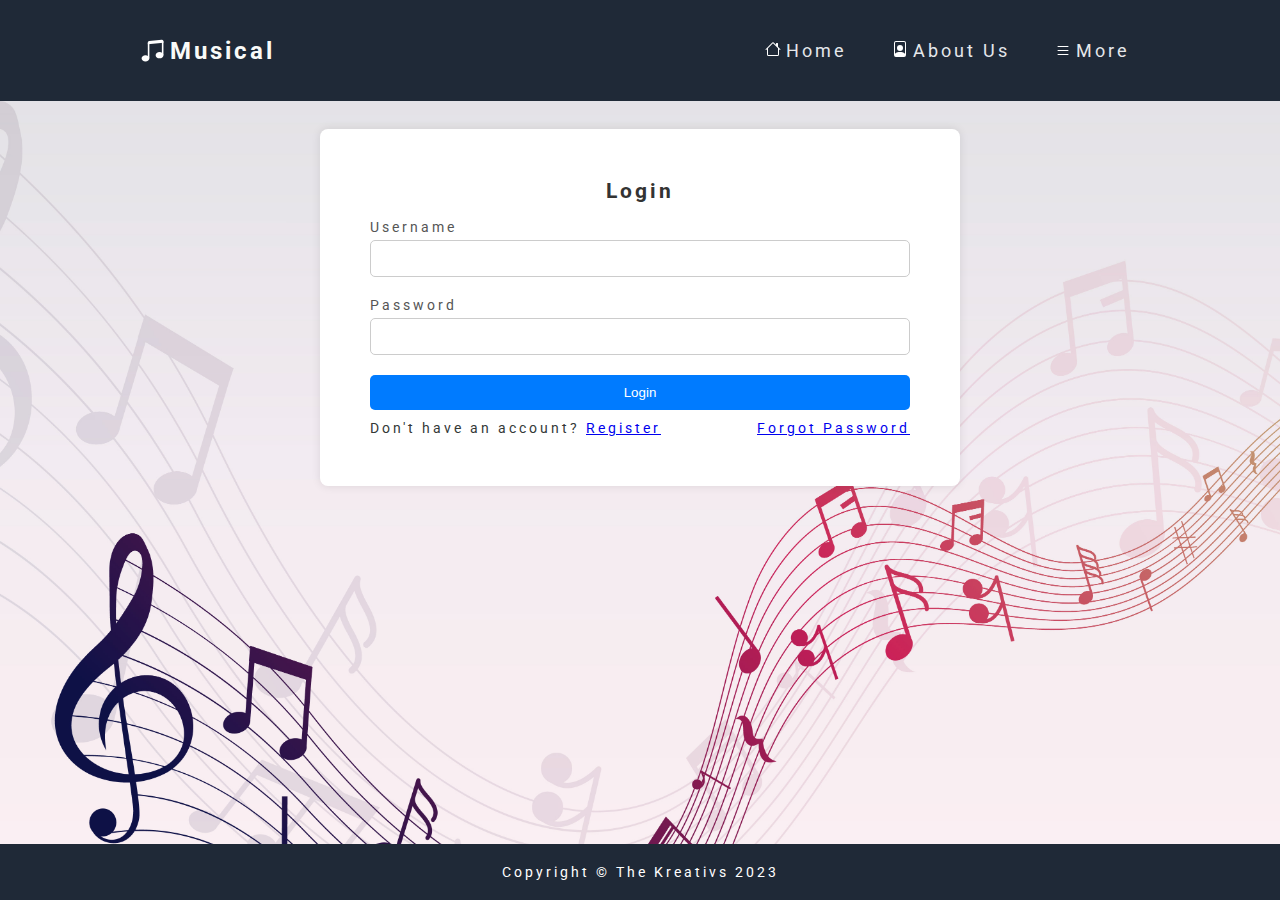
<file: login.html>
<!DOCTYPE html>
<html lang="en">

<head>
    <meta charset="UTF-8">
    <meta name="viewport" content="width=device-width, initial-scale=1.0">
    <title>Musical Login</title>

    <link rel="stylesheet" href="./styles.css">
    <link rel="stylesheet" href="./index.css">
    <link rel="stylesheet" href="./loginandsignup.css">

    <link rel="preconnect" href="https://fonts.googleapis.com">
    <link rel="preconnect" href="https://fonts.gstatic.com" crossorigin>
    <link href="https://fonts.googleapis.com/css2?family=Roboto+Condensed:wght@400;700&display=swap" rel="stylesheet">
    <link href="https://fonts.googleapis.com/css2?family=Roboto&display=swap" rel="stylesheet">
</head>

<body>
    <header>
        <nav>

            <picture>
                <img src="./assets/icons/music.svg" alt="Homepage" class="icons">
                <h1>Musical</h1>
            </picture>
            <span></span>
            <ul>
                <li><a href="./index.html">
                        <figure>
                            <img src="./assets/icons/home.svg" alt="Home page" class="icons">
                            <figcaption><a href="./index.html">Home</a></figcaption>
                        </figure>
                    </a></li>
                <li><a href="./about.html">
                        <figure>
                            <img src="./assets/icons/about.svg" alt="Home page" class="icons">
                            <figcaption><a href="./about.html">About Us</a></figcaption>
                        </figure>
                    </a></li>
                <li>
                    <figure>
                        <img src="./assets/icons/menu.svg" alt="Home page" class="icons">
                        <figcaption>More</figcaption>
                    </figure>
                    <ul class="dropdown">
                        <li>
                            <figure>
                                <img src="./assets/icons/blog.svg" alt="blogs" class="icons">
                                <figcaption><a href="./blogs.html">Blogs</a></figcaption>
                            </figure>
                        </li>
                        <li>
                            <figure>
                                <img src="./assets/icons/contact.svg" alt="contact" class="icons">
                                <figcaption><a href="./contact.html">Contact</a></figcaption>
                            </figure>
                        </li>
                        <li>
                            <figure>
                                <img src="./assets/icons/signin.svg" alt="login" class="icons">
                                <figcaption><a href="./login.html" class="active">Login</a></figcaption>
                            </figure>
                        <li>
                            <figure>
                                <img src="./assets/icons/register.svg" alt="register" class="icons">
                                <figcaption><a href="./signup.html">Register</a></figcaption>
                            </figure>
                        </li>

                    </ul>
                </li>
            </ul>

            <span class="menu-icon">
                <figure>
                    <img src="./assets/icons/menu.svg" alt="menu" class="icons">
                    <figcaption>Menu</figcaption>
                </figure>
                <ul class="hidden-menu">
                    <li><a href="./index.html">Home</a></li>
                    <li><a href="./about.html">About Us</a></li>
                    <li><a href="./blogs.html">Blog</a></li>
                    <li><a href="./contact.html">Contact</a></li>
                    <li><a href="./signup.html">Register</a></li>
                    <li><a href="./login.html" class="active">Login</a></li>
                </ul>
            </span>
        </nav>
    </header>

    <main>
        <section class="container-login">
            <form>
                <header>
                    <h2>Login</h2>
                </header>
                <br/>
                <div class="input-group">
                    <label for="username">Username</label>
                    <input type="text" id="username" name="username" required>
                </div>
                <div class="input-group">
                    <label for="password">Password</label>
                    <input type="password" id="password" name="password" required>
                </div>
                <button type="submit" class="btn">Login</button>
                <section class="form-footer">
                    <p>Don't have an account? <a href="./signup.html">Register</a></p>
                    <a href="#">Forgot Password</a>
                </section>
            </form>
        </section>
    </main>
    <footer>
        Copyright &copy; The Kreativs 2023
    </footer>
</body>

</html>
</file>
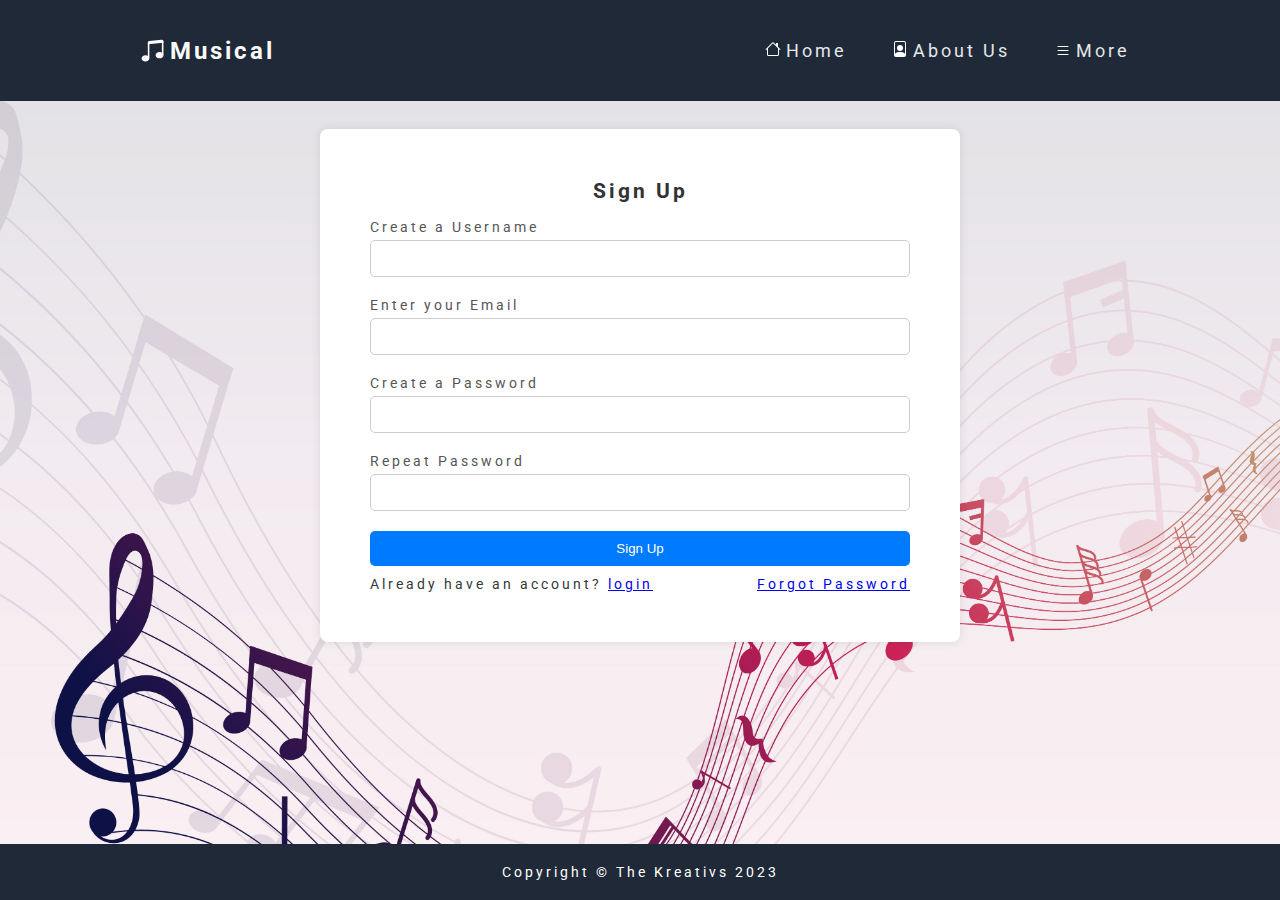
<file: signup.html>
<!DOCTYPE html>
<html lang="en">

<head>
    <meta charset="UTF-8">
    <meta name="viewport" content="width=device-width, initial-scale=1.0">
    <title>Musical Sign up</title>

    <link rel="stylesheet" href="./styles.css">
    <link rel="stylesheet" href="./index.css">
    <link rel="stylesheet" href="./loginandsignup.css">

    <link rel="preconnect" href="https://fonts.googleapis.com">
    <link rel="preconnect" href="https://fonts.gstatic.com" crossorigin>
    <link href="https://fonts.googleapis.com/css2?family=Roboto+Condensed:wght@400;700&display=swap" rel="stylesheet">
    <link href="https://fonts.googleapis.com/css2?family=Roboto&display=swap" rel="stylesheet">
</head>

<body>
    <header>
        <nav>

            <picture>
                <img src="./assets/icons/music.svg" alt="Homepage" class="icons">
                <h1>Musical</h1>
            </picture>
            <span></span>
            <ul>
                <li><a href="./index.html">
                        <figure>
                            <img src="./assets/icons/home.svg" alt="Home page" class="icons">
                            <figcaption><a href="./index.html">Home</a></figcaption>
                        </figure>
                    </a></li>
                <li><a href="./about.html">
                        <figure>
                            <img src="./assets/icons/about.svg" alt="Home page" class="icons">
                            <figcaption><a href="./about.html">About Us</a></figcaption>
                        </figure>
                    </a></li>
                <li>
                    <figure>
                        <img src="./assets/icons/menu.svg" alt="Home page" class="icons">
                        <figcaption>More</figcaption>
                    </figure>
                    <ul class="dropdown">
                        <li>
                            <figure>
                                <img src="./assets/icons/blog.svg" alt="blogs" class="icons">
                                <figcaption><a href="./blogs.html">Blogs</a></figcaption>
                            </figure>
                        </li>
                        <li>
                            <figure>
                                <img src="./assets/icons/contact.svg" alt="contact" class="icons">
                                <figcaption><a href="./contact.html">Contact</a></figcaption>
                            </figure>
                        </li>
                        <li>
                            <figure>
                                <img src="./assets/icons/signin.svg" alt="login" class="icons">
                                <figcaption><a href="./login.html">Login</a></figcaption>
                            </figure>
                        <li>
                            <figure>
                                <img src="./assets/icons/register.svg" alt="register" class="icons">
                                <figcaption><a href="./signup.html" class="active">Register</a></figcaption>
                            </figure>
                        </li>

                    </ul>
                </li>
            </ul>

            <span class="menu-icon">
                <figure>
                    <img src="./assets/icons/menu.svg" alt="menu" class="icons">
                    <figcaption>Menu</figcaption>
                </figure>
                <ul class="hidden-menu">

                    <li><a href="./index.html">Home</a></li>
                    <li><a href="./about.html">About Us</a></li>
                    <li><a href="./blogs.html" class="active">Blog</a></li>
                    <li><a href="./contact.html">Contact</a></li>
                    <li><a href="./signup.html" class="active">Register</a></li>
                    <li><a href="./login.html">Login</a></li>
                </ul>
            </span>
        </nav>
    </header>
    <main>
        <section class="container-signup">
            <form>
                <header>
                    <h2>Sign Up</h2>
                </header>
                <br/>
                <div class="input-group">
                    <label for="username">Create a Username</label>
                    <input type="text" id="username" name="username" required>
                </div>
                <div class="input-group">
                    <label for="email">Enter your Email</label>
                    <input type="email" id="email" name="email" required>
                </div>
                <div class="input-group">
                    <label for="password">Create a Password</label>
                    <input type="password" id="password" name="password" required>
                </div>
                <div class="input-group">
                    <label for="password">Repeat Password</label>
                    <input type="password" id="password" name="password" required>
                </div>
                <button type="submit" class="btn">Sign Up</button>
                <section class="form-footer">
                    <p>Already have an account? <a href="./login.html">login</a></p>
                    <a href="#">Forgot Password</a>
                </section>
            </form>
        </section>
    </main>
    <footer>
        Copyright &copy; The Kreativs 2023
    </footer>
    <!-- footer section end -->

</body>

</html>
</file>
<file: styles.css>
html {
    font-family: 'Roboto', sans-serif;
    font-size: 14px;
    letter-spacing: 3px;
    /* overflow: hidden; */
}

* {
    margin: 0;
    padding: 0;
    box-sizing: border-box;
}

body {
    min-height: 100vh;
    display: flex;
    flex-direction: column;
}

nav {
    margin: auto;
    padding: 2.5em 10em;
    background-color: #1f2937;
    color: #E5E7EB;
    display: flex;
    justify-content: space-between;
    align-items: center;
}

nav picture {
    flex: 1;
    display: flex;
    align-items: center;
    gap: 5px;
}

nav picture img {
    width: 10%;
}

nav ul {
    flex: 3;
    text-align: right;
    list-style: none;
    font-size: 18px;
    color: #E5E7EB;
}


nav li {
    position: relative;
    padding: 5px 10px;
}

nav h1:hover,
nav li a:hover,
nav li:hover {
    color: #3882F6;
    cursor: pointer;
}

nav a {
    font-size: 18px;
    color: #E5E7EB;
    text-decoration: none;
}

a.active {
    color: #3882F6;
}

nav>ul {
    display: flex;
    justify-content: flex-end;
    gap: 25px;
}

nav>ul li {
    align-self: flex-end;
}


nav h1 {
    flex: 1;
    font-size: 24px;
    color: #F9FAF8;
}

.menu-icon {
    padding: 1em 1.5em;
    background-color: #3882F6;
    border-radius: 2em;
    display: none;
    cursor: pointer;
}

.hidden-menu {
    width: 100%;
    background-color: #03030350;
    position: absolute;
    top: 0;
    left: 0;
    display: flex;
    flex-direction: column;
    text-align: center;
    transform: translateY(-100vh);
    transition: 1s all;
}

.hidden-menu li {
    padding: 1em 0;
}

.hidden-menu li:hover {
    background-color: #03030350;
}




.icons {
    filter: invert();
}

nav figure {
    display: flex;
    gap: 5px;
}

.dropdown {
    position: absolute;
    background-color: #333836;
    left: 0%;
    top: 100%;
    display: none;
    z-index: 5;
}

.dropdown li {
    width: 100%;
    padding: 15px 15px;
}
.dropdown li:hover{
    background-color: #03030350;
}

nav li:hover .dropdown {
    display: block;
}

main{
    background-image: url('./assets/images/signin-image-1.jpg');
    background-size: 100% auto;
    background-attachment: fixed;
    color: #333836;
    flex-grow: 1;
}

@media screen and (max-width: 1024px) {
    nav {
        padding: 2.5em 8em;
        justify-content: space-between;
    }

    nav ul,
    nav>.search-bar {
        display: none;
    }

    .menu-icon {
        display: block;
    }

    nav a {
        font-size: 14px;
    }

    .menu-icon:hover .hidden-menu {
        transform: translateY(5em);
    }

}

@media screen and (max-width: 680px) {
    nav {
        padding: 1.5em;
        width: 100%;
        flex-direction: column;
        text-align: center;
        gap: 0.5em;
    }

    .menu-icon:hover .hidden-menu {
        transform: translateY(6em);
    }

}

/* footer */
footer {
    width: 100%;
    background-color: #1f2937;
    color: white;
    text-align: center;
    padding: 20px;
}
</file>
<file: index.css>
.index-main-content {
    font-family: 'Roboto', sans-serif;

    .center-75 {
        width: 75%;
        margin: auto;
    }

    .main-title {
        font-size: 36px;
        color: #1F2937;
        padding: 2% 0;
        letter-spacing: 0;
        text-align: center;
    }

    .main-title-style {
        font-weight: 900;
    }

    .main-title-style span {
        font-weight: 100;
    }

    .music-section {
        display: flex;
        flex-wrap: wrap;
        justify-content: center;
        padding: 2%;
        max-width: 100%;
    }

    .music-container {
        padding: 0% 2%;
        max-width: 250px;
        text-align: center;
    }

    .music-image-solid {
        transition: transform 0.5s ease-in-out;
        height: 140px;
        width: 100%;
        max-width: 100%;
        border-radius: 15px;
        border: 3px solid #3882F6;
    }

    .music-content {
        max-width: 120px;
        margin: auto;
        padding-top: 5px;
    }

    .music-image-solid:hover {
        transform: scale(1.1);
    }

    .quote {
        border: none;
        text-align: center;
        padding: 2%;
        background-color: #E5E7EB;
    }

    .quote-child {
        display: flex;
        flex-direction: column;
        width: 45%;
        margin: auto;
        padding: 40px 0px;
    }

    .quote-content {
        text-align: left;
        font-size: 36px;
        color: #1F2937;
        font-weight: 300;
        font-style: italic;
        line-height: 1.4;
        letter-spacing: 0px;
    }

    .quote-cite {
        text-align: right;
        font-weight: bold;
    }

    .sign-up-section {
        padding: 2% 0%;
    }

    .sign-up-container {
        background-color: #3882F6;
        padding: 30px 0px;
        border-radius: 5px;
    }

    .sign-up-flex-container {
        display: flex;
        flex-direction: row;
        justify-content: center;
    }

    .sign-up-button {
        background-color: #3882F6;
        color: white;
        font-size: 11px;
        border: 1px solid white;
        border-radius: 6px;
        padding: 5px 20px;
        margin: 10px;
        cursor: pointer;
        transition: background-color 0.3s ease;
    }

    .sign-up-button:hover {
        background-color: #5090f7;
    }

    .sign-up-title {
        color: white;
        letter-spacing: 0px;
        font-size: 20px;
    }

    .sign-up-content {
        color: white;
        letter-spacing: 0px;
        font-size: 15px;
        margin-right: 50px;
    }

    @media (max-width:998px) {
        .sign-up-button {
            width: 80px;
            margin: auto;
        }

        .sign-up-right-container {
            display: flex;
            justify-content: center;
            align-items: center;
            padding-left: 5px;
        }

        .hero {
            flex-direction: column;
            padding: 8em 5em;

        }

        .hero aside,
        .hero picture {
            width: 100%;
            padding: 0;
            margin-bottom: 5em;

        }
    }

    @media (max-width: 600px) {
        >h3.title-style {
            font-size: 28px;
        }

        .music-container {
            max-width: 128px;
        }

        .music-image-solid {
            height: 62px;
            width: auto;
        }

        .music-content {
            font-size: 12px;
        }

        .quote-child {
            width: 80%;
        }

        .quote-content {
            font-size: 16px;
        }

        .quote-cite {
            font-size: 10px;
            font-weight: bold;
        }

        .sign-up-container {
            flex-direction: column;
            padding: 18px 0px;
        }

        .sign-up-title {
            text-align: center;
            font-size: 16px;
        }

        .sign-up-content {
            margin-right: auto;
            text-align: center;
            font-size: 12px;
        }

        .sign-up-left-container {
            padding-right: 5px;
        }

        .sign-up-right-container {
            padding-left: 5px;
        }


        .sign-up-button {
            width: 80px;
            margin: auto;
        }

    }

    @media (max-width: 492px) {
        >h3.title-style {
            font-size: 22px;
        }

        .music-section {
            max-width: 256px;
            margin: auto;
        }

        .quote-child {
            width: 80%;
        }

        .sign-up-content {
            display: none;
        }

    }
}

.hero {
    background-color: #1F2937;
    padding: 8em 10em;
    display: flex;
    color: #F9FAF8
}

.hero aside {
    width: 50%;
    padding-right: 1em;
}

.hero picture {
    width: 50%;
    padding-left: 1em;
}

.hero picture img {
    width: 100%;
}

.hero h1 {
    font-size: 48px;
    font-weight: bolder;
    margin-bottom: 0.25em;
}

.hero p {
    font-size: 18px;
    columns: #E5E7EB;
    margin-bottom: 0.25em;
}

.hero button {
    background-color: #3882F6;
    color: #E5E7EB;
    margin-top: 15px;
    padding: 5px 15px;
    border-radius: 5px;
    font-weight: bold;
    font-size: 18px;
}
</file>
<file: about.css>
.center-75 {
    width: 75%;
    margin: auto;
}

.contact-parent-container {
    padding: 2% 0%;
}

.contact-main-content {
    background-color: #E5E7EB;
    padding: 5em;
    display: flex;
    font-size: 18px;
    color: #1F2937;

}
.contact-main-content h3{
    font-size: 36px;
    font-weight: bolder;
    color: #1F2937;
}

.title {
    height: 100%;
    width: 100%;
    display: flex;
    flex-direction: column;
    justify-content: center;
    text-align: center;
    z-index: 3;
    position: relative;
}

.title h1 {
    font-size: 48px;
    color: #F9FAF8;
    font-weight: bolder;
}

.title h3 {
    font-size: 18px;
    color: #E5E7EB;
}

.contact-main {
    width: 50%;
    padding: 1.5em;
    margin-right: auto;
}

.contact-sidebar {
    padding: 1.5em;
    width: 35%;
}

.container-right {
    width: 35%;
}

.contact-container {
    padding: 20px;
}

.contact-title {
    color: white;
    font-size: 36px;
}

.contact-text {
    color: white;
    text-decoration: none;
    letter-spacing: 0px;
    font-size: 18px;
}

.contact-hero {
    height: 50vh;
    background-color: #1F2937;
    position: relative;
    overflow: hidden;
}

.contact-hero img {
    position: absolute;
    width: 100%;
    opacity: 0.6;
    z-index: 2;
    filter: sepia(2);
}

.title {
    height: 100%;
    width: 100%;
    display: flex;
    flex-direction: column;
    justify-content: center;
    text-align: center;
    z-index: 3;
    position: relative;
    color: white;
}

.musician-image {
    border-radius: 15px;
}

.welcome {
    color: black;
    font-size: 26px;
}

.text {
    margin-bottom: 15px;
}

.know-more {
    background-color: #3882F6;
    color: white;
    border: solid 1px;
    border-color: #3882F6;
    font-size: 14px;
    border-radius: 10px;
    padding: 14px 40px;
    font-family: 'Roboto', 'sans-serif';
}

.know-more:hover {
    background-color: #144492;
}

.sign-up-section {
    padding: 2% 0%;
}

.sign-up-container {
    background-color: #3882F6;
    padding: 30px 0px;
    border-radius: 5px;
}

.sign-up-flex-container {
    display: flex;
    flex-direction: row;
    justify-content: center;
}

.sign-up-title {
    color: white;
    letter-spacing: 0px;
    font-size: 20px;
}

.sign-up-content {
    color: white;
    letter-spacing: 0px;
    font-size: 15px;
    margin-right: 50px;
}

.sign-up-button {
    background-color: #3882F6;
    color: white;
    font-size: 11px;
    border: 1px solid white;
    border-radius: 6px;
    padding: 5px 20px;
    margin: 10px;
    cursor: pointer;
    transition: background-color 0.3s ease;
}

.sign-up-button:hover {
    background-color: #5090f7;
}

@media (max-width:1340px) {
    .contact-main-content {
        flex-direction: column;
        padding: 1em;
    }

    .contact-main {
        width: 100%;
        padding: 0;
        text-align: center;
        margin-bottom: 25px;
    }

    .contact-hero img {
        height: 100%;
    }

    .musician-image {
        width: 100%;
    }
}


@media screen and (max-width:998px) {
    .sign-up-right-container {
        display: flex;
        justify-content: center;
        align-items: center;
        padding-left: 5px;
    }
    
    .sign-up-button {
        width: 80px;
        margin: auto;
    }
}

@media (max-width: 600px) {
.sign-up-container {
    background-color: #3882F6;
    padding: 30px 0px;
    border-radius: 5px;
}

.sign-up-left-container {
    padding-right: 5px;
}

.sign-up-title {
    text-align: center;
    font-size: 16px;
}


.sign-up-content {
    margin-right: auto;
    text-align: center;
    font-size: 12px;
}

.sign-up-right-container {
    padding-left: 5px;
}

.sign-up-button {
    width: 80px;
    margin: auto;
}

}

@media (max-width:492px) {
    .sign-up-content {
        display: none;
}
}
</file>
<file: blogs.css>
.blog-content {
    padding: 5em;
    display: flex;
}

.blog-main {
    width: 65%;
    padding: 1.5em;
}

.blog-sidebar {
    width: 35%;
    padding: 1.5em;

}

.blog {
    background-color: #1F2937;
    border: 1px solid #E5E7EB;
    border-radius: 1em;
    overflow: hidden;
    color: #F9FAF8;
    margin-bottom: 5em;
}

.blog-img {
    overflow: hidden;
    width: 100%;
    cursor: pointer;
}

.blog-img img {
    width: 100%;
}

.blog-img img:hover {
    transform: scale(1.1);
    transition: 0.5s;
}

.blog-msg {
    padding: 2em 2em;
}

.blog-msg p {
    margin-top: 1em;
    text-align: justify;
}

.blog h2 {
    text-align: justify;
    cursor: pointer;
}

.blog-footer {
    width: 100%;
    display: flex;
    justify-content: space-between;
    align-items: center;
    margin-top: 2em;
}

.author {
    display: flex;
    gap: 10px;
    align-items: center;
    cursor: pointer;
}

.blog-footer .author img {
    height: 36px;
    width: 36px;
    border-radius: 50%;
    overflow: hidden;
}

.blog:hover h2,
.author:hover,
.blog-date i {
    color: #3882F6;
    transition: 1s;
}

.pagination {
    display: flex;
    gap: 5px;
    color: #1F2937;
}

.pagination-page {
    height: 36px;
    width: 36px;
    text-align: center;
    font-weight: bold;
    padding: 10px;
    border-radius: 50%;
    cursor: pointer;
}

.pagination .active,
.pagination-page:hover {
    background-color: #3882F6;
    transition: 1s;
}

.blog-sidebar {
    padding: 3.5em;
}

.blog-sidebar h2 {
    color: #1F2937;
    margin-bottom: 1em;
}

.search,
.archives,
.about,
.recent {
    margin-bottom: 4em;
    font-weight: bold;
}

.blog-sidebar .archives ul {
    padding-left: 5em;
}

.blog-sidebar .archives ul li {
    color: #1F2937;
    cursor: pointer;
    padding: 0.25em 0;
}

.blog-sidebar .archives ul li:hover {
    color: #3882F6;
    background-color: #E5E7EB;
}

.blog-sidebar .about p {
    color: #1F2937;
    text-align: justify;
}

.blog-sidebar .post {
    display: flex;
    align-items: stretch;
    gap: 15px;
    align-items: flex-start;
    margin-bottom: 2em;
    color: #1F2937;
}

.blog-sidebar .post .post-img {
    height: 50px;
    width: 100px;
    border-radius: 0.5em;
    overflow: hidden;
}

.blog-sidebar .post .post-img img {
    height: 100%;
}

.blog-sidebar .post h3 {
    text-align: justify;
    margin-bottom: 0.25em;
}

.blog-sidebar .post:hover{
    color: #3882F6;
    background-color: #E5E7EB;
    cursor: pointer;
}

.blog-sidebar .tags .tag-list {
    display: flex;
    flex-wrap: wrap;
}

.blog-sidebar .tags .tag {
    color: #E5E7EB;
    background-color: #1F2937;
    padding: 5px 10px;
    margin: 5px;
    border-radius: 0.5em;
    cursor: pointer;

}

.blog-sidebar .tags .tag:hover {
    background-color: #3882F6;
    transition: 1s;
}


@media screen and (max-width:992px) {
    .blog-content {
        flex-direction: column;
        padding: 1em;
    }

    .blog-sidebar,
    .blog-main {
        width: 100%;
    }
}

.search-bar {
    flex: 1;
    display: flex;
    align-items: center;
    height: 3em;
    width: 75%;
    margin: auto;
}

.search-bar input {
    outline: none;
    padding: 0 1em;
    height: 100%;
    width: 100%;
    margin: auto;
    background-color: #19211e;
    color: #E5E7EB;
    border: 2px solid #474d4b;
    border-top-left-radius: 5em;
    border-bottom-left-radius: 5em;
}

.search-bar button {
    background-color: #3882F6;
    border: 2px solid #474d4b;

    color: #E5E7EB;
    border: none;
    padding: 0 1.5em 0 1em;
    height: 100%;
    border-top-right-radius: 5em;
    border-bottom-right-radius: 5em;
}

@media screen and (max-width:668px) {
    .blog-sidebar {
        display: none;
    }

    .pagination {
        justify-content: center;
    }
}
</file>
<file: contact.css>
.contact-main-content {
    background-color: transparent;
    width: 90%;
    margin: auto;
    padding: 3em 5em;
    display: flex;
}

.contact-main {
    width: 50%;
    padding: 1.5em;
    text-align: center;
    margin-right: auto;
}

.input-container {
    width: 100%;
    height: 40px;
    margin: 10px;
    font-family: 'Roboto', sans-serif;
    background-color: lightgray;
    border-radius: 10px;
    border-color: #3E4140;
    padding: 10px;
    color: white;
    font-size: 18px;
}

.textarea-container {
    width: 100%;
    height: 150px;
    margin: 10px;
    font-family: 'Roboto', sans-serif;
    background-color: lightgray;
    border-radius: 10px;
    border-color: #3E4140;
    padding: 10px;
    resize: none;
    color: white;
    font-size: 18px;
}

.button-style {
    background-color: #3882F6;
    color: white;
    border: solid 1px;
    border-color: white;
    border-radius: 10px;
    padding: 5px;
    font-family: 'Roboto', 'sans-serif';
}

.contact-sidebar {
    padding: 1.5em;
    width: 45%;
}

.container-right {
    border: solid 1px;
    margin: 10px;
    border-radius: 20px;
    background-color: lightgray;
    border-color: #3E4140;
    padding: 10px;
}

.contact-container {
    padding: 20px;
}

.contact-title {
    color: white;
    font-size: 24px;
}

.contact-text {
    color: white;
    text-decoration: none;
    letter-spacing: 0px;
    font-size: 16px;
}

.contact-hero {
    height: 50vh;
    background-color: #1F2937;
    position: relative;
    overflow: hidden;
}

.contact-hero img {
    position: absolute;
    width: 100%;
    opacity: 0.6;
    z-index: 2;
    filter: sepia(2);
}

.title {
    height: 100%;
    width: 100%;
    display: flex;
    flex-direction: column;
    justify-content: center;
    text-align: center;
    z-index: 3;
    position: relative;
}

.title h1 {
    font-size: 48px;
    color: #F9FAF8;
    font-weight: bolder;
}

.title h3 {
    font-size: 18px;
    color: #E5E7EB;
}
@media screen and (max-width: 1024px) {
    .contact-title{
        font-size: 18px;
    }
}

@media screen and (max-width:768px) {
    .contact-main-content {
        flex-direction: column;
        padding: 1em;
    }

    .contact-sidebar,
    .contact-main {
        width: 100%;
        text-align: center;
    }

    .contact-hero img {
        height: 100%;
    }

    
}
</file>
<file: loginandsignup.css>
.container-login{
    padding: 2em 0 7.5em 0;
}
.container-signup{
    padding: 2em;
}
form {
    background-color: #ffffff;
    border-radius: 8px;
    box-shadow: 0 0 10px rgba(0, 0, 0, 0.1);
    padding: 50px;
    width: 50vw;
    margin: auto;
}
@media screen and (max-width: 1024px) {
    .form-footer{
        flex-direction: column;
        gap: 10px;
    }
}
@media screen and (max-width:900px) {
    form {
        width: 60vw;
    }
}

@media screen and (max-width:800px) {
    form {
        width: 70vw;
    }
}

@media screen and (max-width:700px) {
    form {
        width: 80vw;
    }
}

@media screen and (max-width:600px) {
    form {
        width: 90vw;
    }
}

form h2 {
    text-align: center;
    color: #333;
}

.input-group {
    margin-bottom: 20px;
}

.input-group label {
    display: block;
    margin-bottom: 5px;
    color: #555;
}

.input-group input {
    width: 100%;
    padding: 10px;
    border: 1px solid #ccc;
    border-radius: 5px;
}

.input-group input:focus {
    outline: none;
    border-color: #007bff;
}

.btn {
    width: 100%;
    padding: 10px;
    background-color: #007bff;
    color: #fff;
    border: none;
    border-radius: 5px;
    cursor: pointer;
}

.btn:hover {
    background-color: #0056b3;
}


.form-footer{
    margin-top: 10px;
    display: flex;
    justify-content: space-between;
}
</file>
